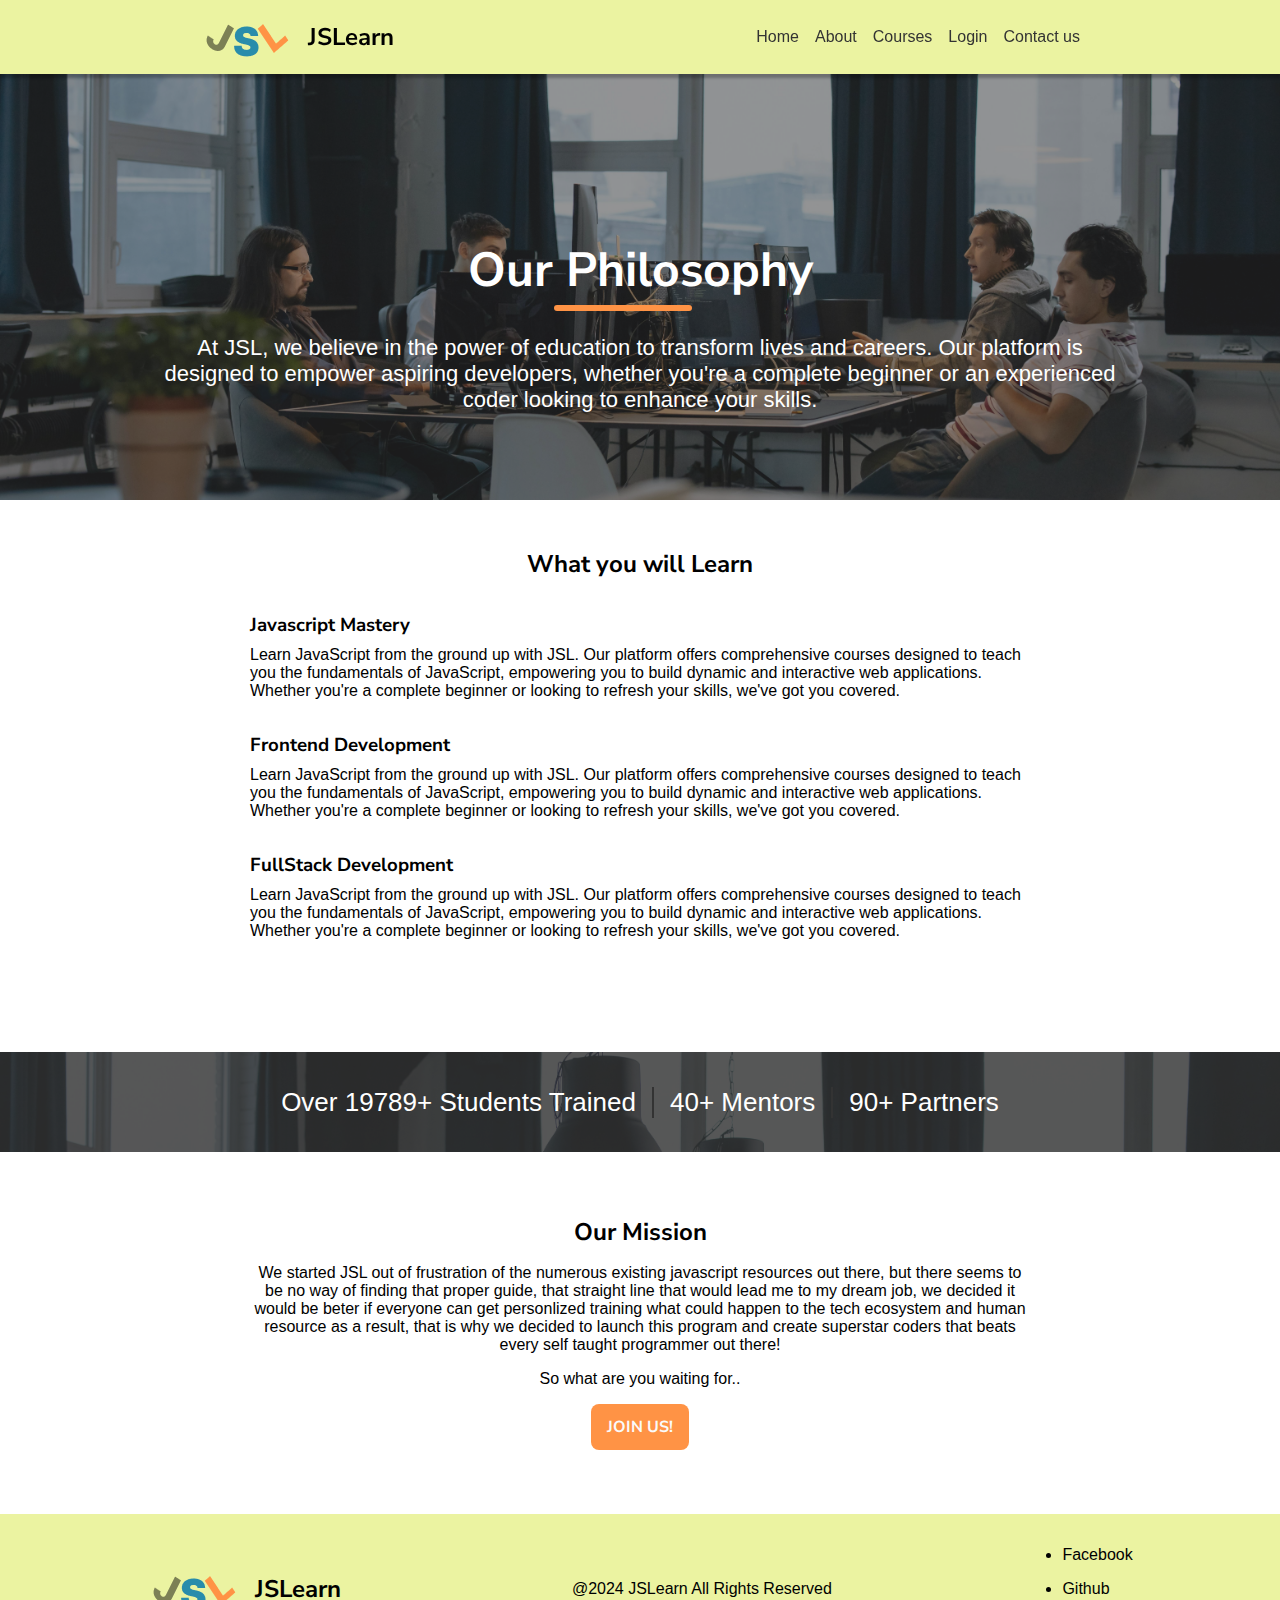
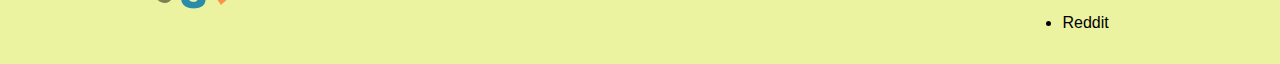
<file: pages/About.html>
<!DOCTYPE html>
<html lang="en">
<head>
    <meta charset="UTF-8">
    <meta name="viewport" content="width=device-width, initial-scale=1.0">
    <title>About</title>
    <link rel="stylesheet" href="../index.css">
    <link rel="stylesheet" href="./About.css">
    <link rel="preconnect" href="https://fonts.googleapis.com">
    <link rel="preconnect" href="https://fonts.gstatic.com" crossorigin>
    <link href="https://fonts.googleapis.com/css2?family=Nunito+Sans:ital,opsz,wght@0,6..12,200..1000;1,6..12,200..1000&display=swap" rel="stylesheet">
</head>
<body>
    <nav class="navigation_wrapper">
        <ul class="navigation_container">
            <li class="list_container">
                <img src="../assets/logo.png" alt="logo">
                <h2>JSLearn</h2>
            </li>
            <li class="list_container">
                <a href="/">
                    Home
                </a>
                <a href="About.html">
                    About
                </a>
                <a href="Courses.html">
                    Courses
                </a>
                <a href="Login.html">
                    Login
                </a>
                <a href="Contact.html">
                    Contact us
                </a>
            </li>
        </ul>
    </nav>
    <section class="hero_about">

        <h1 class="page_title underline">Our Philosophy</h1>
        <p class="Philosophy">
            At JSL, we believe in the power of education to transform lives and careers. Our platform is designed to empower aspiring developers, whether you're a complete beginner or an experienced coder looking to enhance your skills.
        </p>
    </section>
    <main>
       
      <h2>What you will Learn</h2>

     
      <article>
            <h3>Javascript Mastery</h3>

          <p>Learn JavaScript from the ground up with JSL. Our platform offers comprehensive courses designed to teach you the fundamentals of JavaScript, empowering you to build dynamic and interactive web applications. Whether you're a complete beginner or looking to refresh your skills, we've got you covered.</p>
    
      </article>
      <article>


            <h3>Frontend Development</h3>
          <p>Learn JavaScript from the ground up with JSL. Our platform offers comprehensive courses designed to teach you the fundamentals of JavaScript, empowering you to build dynamic and interactive web applications. Whether you're a complete beginner or looking to refresh your skills, we've got you covered.</p>

      </article>
      <article>


            <h3>FullStack Development</h3>
      

          <p>Learn JavaScript from the ground up with JSL. Our platform offers comprehensive courses designed to teach you the fundamentals of JavaScript, empowering you to build dynamic and interactive web applications. Whether you're a complete beginner or looking to refresh your skills, we've got you covered.</p>
         
      </article>

    </main>
    <div class="brag">
      <p>Over 19789+ Students Trained</p>
      <p>40+ Mentors</p>
      <p>90+ Partners</p>
    </div>
    <div class="mission">
      <h2>Our Mission</h2>
      <p>We started JSL out of frustration of the numerous existing javascript resources out there, but there seems to be no way of finding that proper guide, that straight line that would lead me to my dream job, we decided it would be beter if everyone can get personlized training what could happen to the tech ecosystem and human resource as a result, that is why we decided to launch this program and create superstar coders that beats every self taught programmer out there!</p>
  <p>So what are you waiting for..</p>
      <a class="primary-btn join" href="./Login.html">Join Us!</a> 
  </div>
  <footer>
    <div class="logo">
        <img src="/assets/logo.png" alt="logo">
        <h2>JSLearn</h2>
    </div>
    <p>@2024 JSLearn All Rights Reserved</p>
    <div>
        <ul class="socials">
            <li><a>Facebook</a></li>
            <li><a>Github</a></li>
            <li><a>Reddit</a></li>
        </ul>
    </div>
</footer>
</body>
</html>
</file>
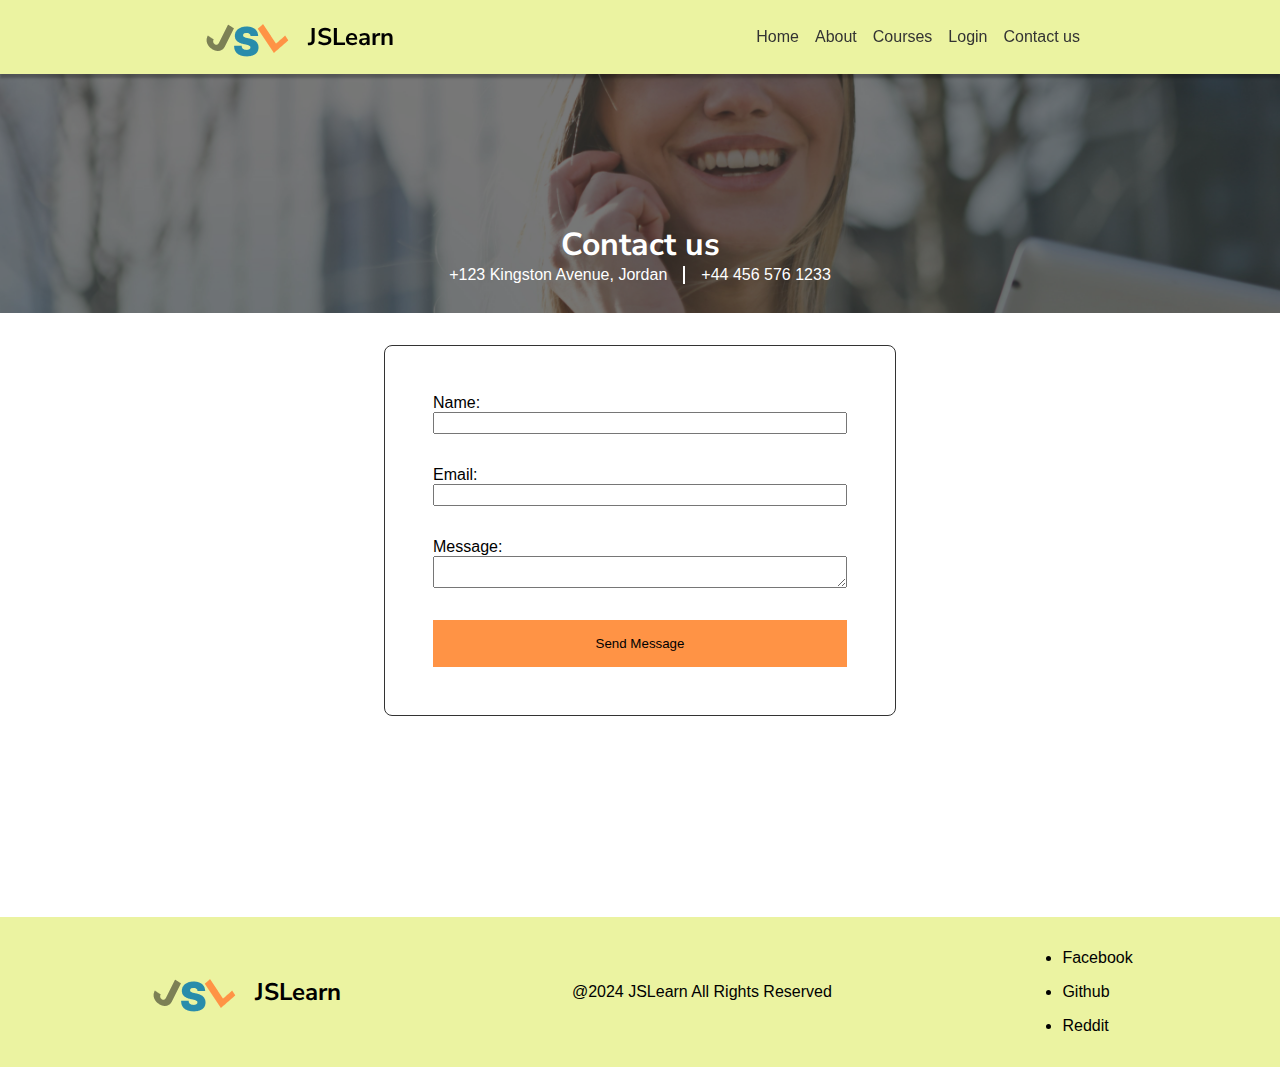
<file: pages/Contact.html>
<!DOCTYPE html>
<html lang="en">
<head>
    <meta charset="UTF-8">
    <meta name="viewport" content="width=device-width, initial-scale=1.0">
    <link rel="stylesheet" href="Contact.css">
    <link rel="stylesheet" href="../index.css">
    <link rel="preconnect" href="https://fonts.googleapis.com">
    <link rel="preconnect" href="https://fonts.gstatic.com" crossorigin>
    <link href="https://fonts.googleapis.com/css2?family=Nunito+Sans:ital,opsz,wght@0,6..12,200..1000;1,6..12,200..1000&display=swap" rel="stylesheet">
    <title>Contact</title>

</head>
<body>
    <nav class="navigation_wrapper">
        <ul class="navigation_container">
            <li class="list_container">
                <img src="../assets/logo.png" alt="logo">
                <h2>JSLearn</h2>
            </li>
            <li class="list_container">
                <a href="/">
                    Home
                </a>
                <a href="About.html">
                    About
                </a>
                <a href="Courses.html">
                    Courses
                </a>
                <a href="Login.html">
                    Login
                </a>
                <a href="Contact.html">
                    Contact us
                </a>
            </li>
        </ul>
    </nav>
    <h1>Get In Touch</h1>
<main class="contact-container">
    <section class="header">

        <h1 class="contact-header">Contact us</h1>
            
            <div class="contact-information">
                <p>+123 Kingston Avenue, Jordan</p>
                <p>+44 456 576 1233</p>
            </div>
    </section>
    <form class="contact-form">
        <fieldset>

            <label for="username">Name:</label>
            <input type="text" name="name" id="username">
        </fieldset>
        <fieldset>

            <label for="email">Email:</label>
            <input type="text" name="name" id="username">
        </fieldset>
        <fieldset>

            <label for="message">Message:</label>
            <textarea  name="message" id="username"></textarea>
        </fieldset>
        <button>Send Message</button>


    </form>
</main>
<footer>
    <div class="logo">
        <img src="../assets/logo.png" alt="logo">
        <h2>JSLearn</h2>
    </div>
    <p>@2024 JSLearn All Rights Reserved</p>
    <div>
        <ul class="socials">
            <li><a>Facebook</a></li>
            <li><a>Github</a></li>
            <li><a>Reddit</a></li>
        </ul>
    </div>
</footer>
</body>
</html>
</file>
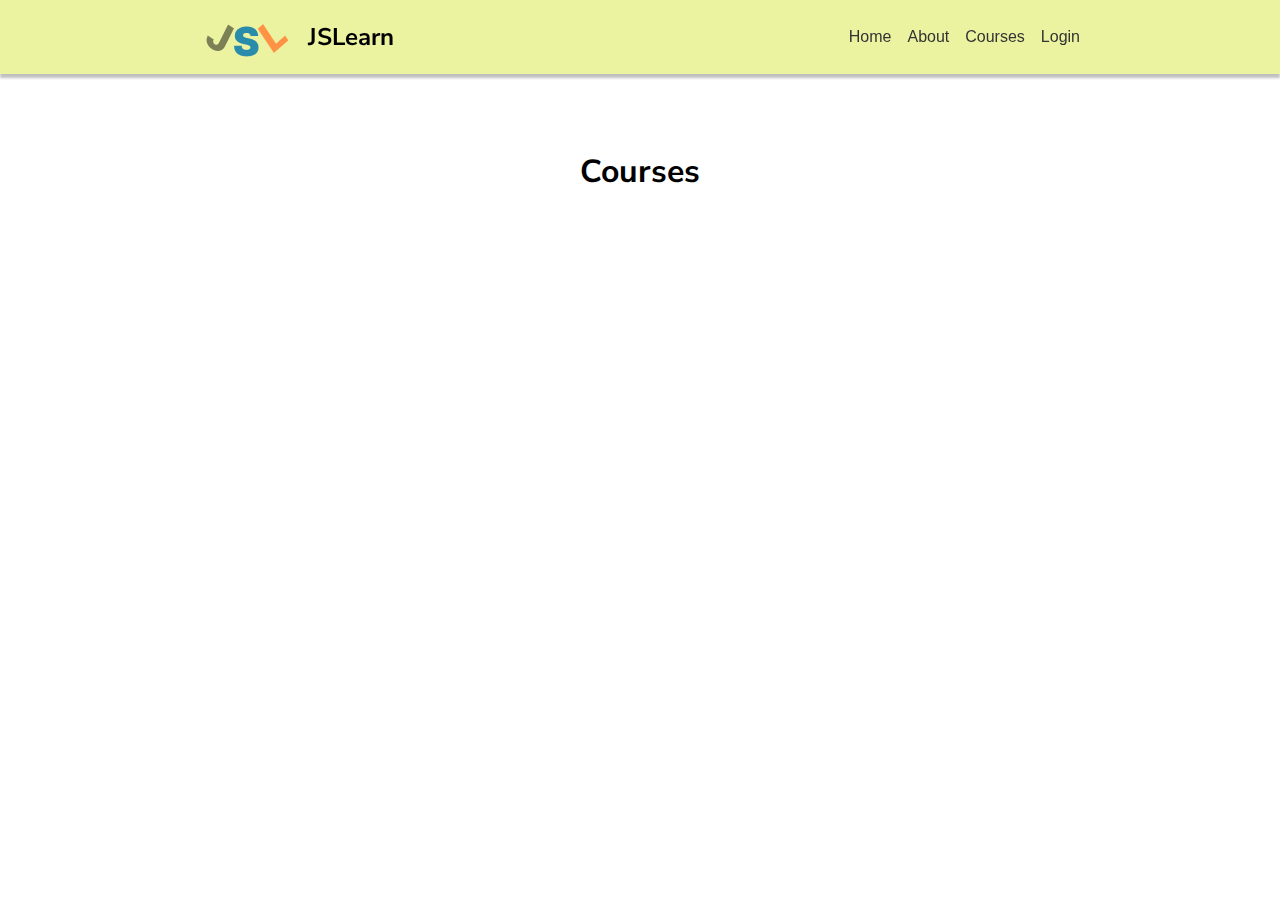
<file: pages/Courses.html>
<!DOCTYPE html>
<html lang="en">
<head>
    <meta charset="UTF-8">
    <meta name="viewport" content="width=device-width, initial-scale=1.0">
    <link rel="stylesheet" href="../index.css"/>
    <link rel="preconnect" href="https://fonts.googleapis.com">
    <link rel="preconnect" href="https://fonts.gstatic.com" crossorigin>
    <link href="https://fonts.googleapis.com/css2?family=Nunito+Sans:ital,opsz,wght@0,6..12,200..1000;1,6..12,200..1000&display=swap" rel="stylesheet">
    <title>Courses</title>
</head>
<body>
    <nav class="navigation_wrapper">
        <ul class="navigation_container">
            <li class="list_container">
                <img src="../assets/logo.png" alt="logo">
                <h2>JSLearn</h2>
            </li>
            <li class="list_container">
                <a href="/">
                    Home
                </a>
                <a href="About.html">
                    About
                </a>
                <a href="Courses.html">
                    Courses
                </a>
                <a href="Login.html">
                    Login
                </a>
            </li>
        </ul>
    </nav>
    <section >

        <h1>Courses</h1>
    </section>
</body>
</html>
</file>
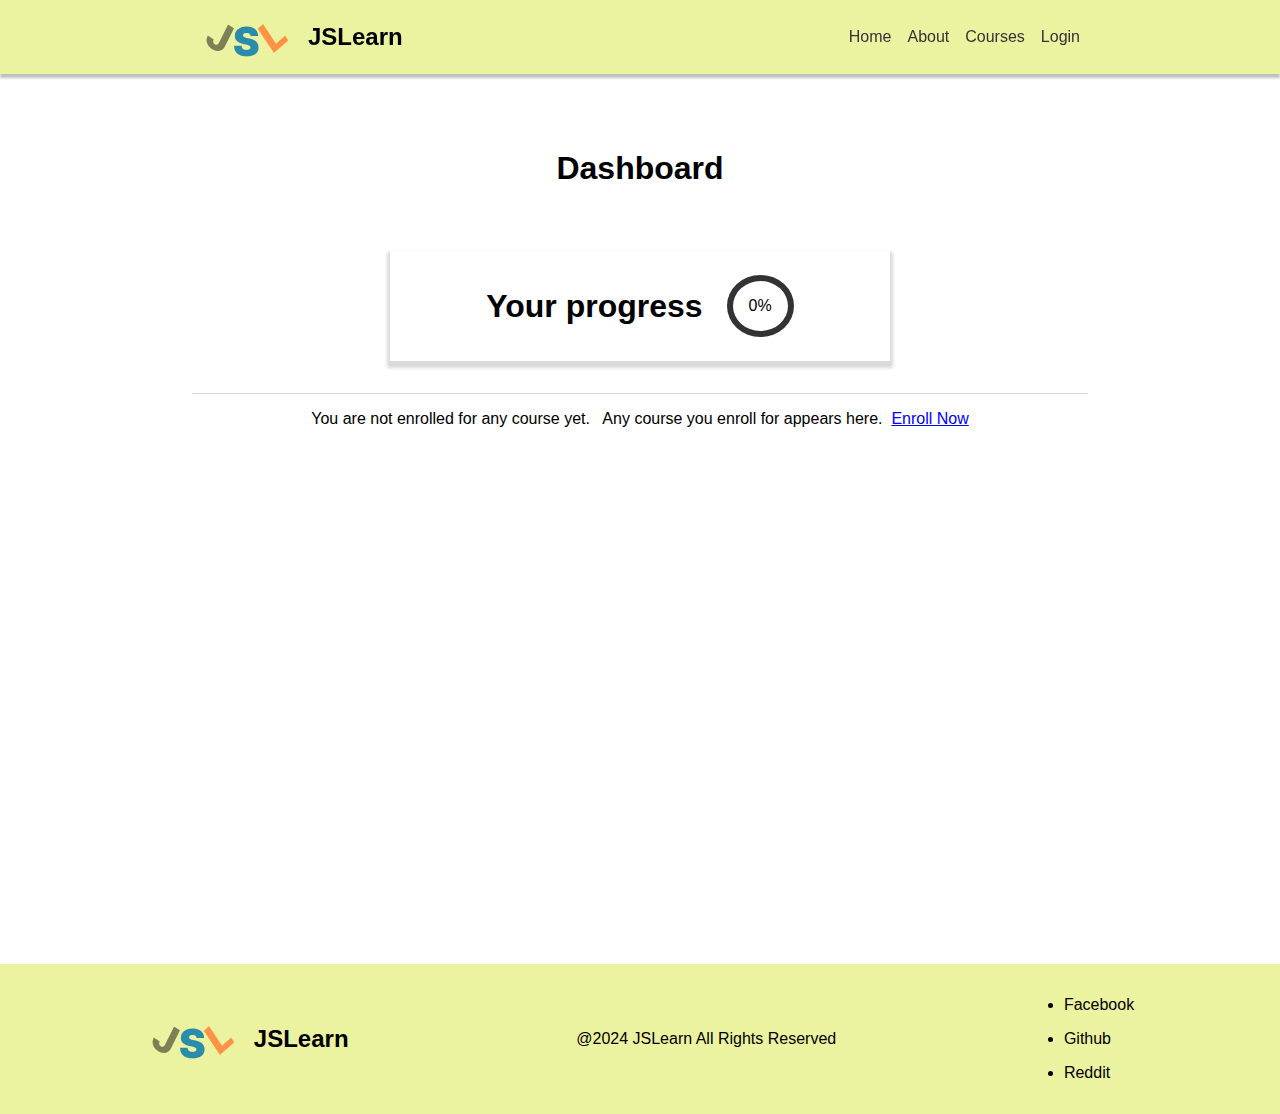
<file: pages/Dashboard.html>
<!DOCTYPE html>
<html lang="en">
<head>
    <meta charset="UTF-8">
    <meta name="viewport" content="width=device-width, initial-scale=1.0">
    <link rel="stylesheet" href="../index.css">
    <link rel="stylesheet" href="Dashboard.css">
    <title>Document</title>
</head>
<body>
    <nav class="navigation_wrapper">
        <ul class="navigation_container">
            <li class="list_container">
                <img src="../assets/logo.png" alt="logo">
                <h2>JSLearn</h2>
            </li>
            <li class="list_container">
                <a href="/">
                    Home
                </a>
                <a href="./About.html">
                    About
                </a>
                <a href="./Courses.html">
                    Courses
                </a>
                <a href="./Login.html">
                    Login
                </a>
                
            </li>
        </ul>
    </nav>
    <section class="dashboard_container">

        <h1 class="dash_title">Dashboard</h1>

        <div class="progress">

            <h1>Your progress</h1>
  
            <div >

                <span>0%</span>
            </div>
        </div>
       <div class="courses">
        <p>You are not enrolled for any course yet. &nbsp; Any course you enroll for appears here. &nbsp;<a href="/pages/Courses.html">Enroll Now</a></p>
       </div>

        <a href="/pages/Courses.html">Enroll for a course</a>
    </section>

    <footer>
        <div class="logo">
            <img src="/assets/logo.png" alt="logo">
            <h2>JSLearn</h2>
        </div>
        <p>@2024 JSLearn All Rights Reserved</p>
        <div>
            <ul class="socials">
                <li><a>Facebook</a></li>
                <li><a>Github</a></li>
                <li><a>Reddit</a></li>
            </ul>
        </div>
    </footer>
</body>
</html>
</file>
<file: index.css>
:root{
    --green: #7C8055;
    --blue: #298CAB;
    --orange: #FF9345;
}

@font-face {
    font-family: "Nunito Sans";
    src: url('https://fonts.googleapis.com/css2?family=Nunito+Sans:ital,opsz,wght@0,6..12,200..1000;1,6..12,200..1000&display=swap');
}
* {
    box-sizing: border-box;
    font-family: "Nunito Sans",'Gill Sans', 'Gill Sans MT', Calibri, 'Trebuchet MS', sans-serif;
    padding: 0px;
    margin: 0px;
}    
button{
    outline: none;
    border: none;
    padding: 16px;
    cursor:pointer;
}
a{
    color: white;
    text-decoration: none ;
    text-align: center;
}
.home_hero_images a{
    background-color: var(--orange);
    padding: 16px;
    border-radius: 8px;
}

body{

    padding: 0px;
    margin: 0px;
    min-height: 100vh;
}


.navigation_wrapper{
    position: fixed;
    box-shadow: 0px 4px 2.5px 0px rgb(0, 0, 0, 25%);
    width: 100%;
    z-index: 9999;
    background-color: #ebf3a1;
}

.navigation_container{
    display: flex;
    align-items: center;

    justify-content: space-between;
    list-style: none;
    padding: 8px;
    padding-inline: 200px;
}

.list_container{
    display: flex;
    gap:16px;
    align-items: center;
}

.list_container a {
    font-size: 16px;
    color: #333;
    text-decoration: none;
}

section{
    display: flex;
    justify-content: center;
    align-items: center;
    flex-direction: column;
    padding-top:150px;
    /* min-height: 100vh; */
    /* padding-inline: 200px; */
    /* color: blue; */
}
/* Home HERO */
.home_hero{
    display: flex;
    flex-direction: column;
    justify-content: center;
    text-align: center;
    gap: 24px;
    /* background-color: var(--green); */
}
.home_hero_images{
    /* width: 500px; */
    display: flex;
    flex-direction: column;
    align-items: center;
}
.primary-btn{
    background-color: var(--orange);
    border-radius: 8px;
    text-transform: uppercase;
    color: rgb(250, 250, 250);
    font-weight: 700;
}
.home_hero_images img{
    width: 500px;
}

.home_how{
    display: flex;
    flex-direction: column;
    align-items: center;

}
.title{
    padding-top: 32px;
    border-top: 1px solid #333;
    width: 80%;
    text-align: center;
    margin-bottom: 64px;
}

.works_process{
    display: flex;
    width: 100%;
    gap: 32px;
    justify-content:center;
    align-items: center;
    
}

.works_process article {
width: 400px;
height: 400px;
    text-align: center;
    display: flex;
    flex-direction: column;
    align-items: center;
    justify-content: center;
    gap: 16px;
    border: 1px solid #333;
    border-radius: 4px;
}

.works_process p {
    line-height: 150%;
}

/* .home_learn{
    display: ;
    
} */
.home_learn h1{}

.home_learn p{
    margin-bottom: 32px;
}
.home_learn article{
    display: flex;
    justify-content: space-around;
    align-items: center;
    gap:16px;
    font-size: 18px;

}

.home_learn img{
    width:500px;
}
.offerings_container{
    display: flex;
    flex-direction: column;
    align-items: c;
    gap:24px;
    margin-top:10px;
}

.offerings_container ul{
    display: flex;
    flex-direction: column;
    gap:24px;
    padding:8px;
}

.offerings_container a{
    background-color: var(--orange);
    text-align: center;
    color:white;
    width:40%;
    border-radius: 8px;
    padding: 16px;
}

.home_learn span{
    border: 2px solid var(--orange);
    padding:5px;
    border-radius: 50px;
}

.home_testimonials{
    display: flex;
    flex-direction: column;
    width: 100%;
    /* gap: 32px; */
}

.home_testimonials h1{
    margin-bottom: 0px;
}
.home_testimonials p{
    margin-bottom: 32px;
}

.testimonials{
    display: flex;
    justify-content: space-between;
    gap:32px;
    width: 100%;
    padding: 32px 120px;
    /* padding-inline: 120px; */
}


.testimonials article{
    /* border:1px solid var(--orange) */
    box-shadow: 2px 4px 2.5px 2px rgb(0, 0, 0, 25%);
    padding:32px;
    border-radius: 4px;
    width: 400px;
}

footer{
    display: flex;
    margin-top:64px;
    justify-content: space-around;
    background-color: #ebf3a1;
    padding:32px;
    align-items: center;
}

.logo{
    display: flex;
    align-items: center;
    gap:16px;
}

.socials{
    display: flex;
    flex-direction: column;
    gap: 16px;
}
.socials a {
    color:black;
    cursor:pointer;
}
.underline{
    position: relative;
 
}
.underline::before{
    content: "";
    position: absolute;
    width:40%;
    height: 6px;
    background-color: var(--orange);
    bottom: -8px;
    left: 25%;
    border-radius: 16px;
    /* border: 3px solid red; */
}
</file>
<file: pages/About.css>
main{
    padding: 48px 120px;
    display: flex;
    justify-content: center;
    align-items: center;
    padding-inline: 250px;
    flex-direction: column;
    gap: 32px;
}
.hero_about{
    background-image: url(../assets/pexels-cottonbro-studio-6803525.jpg);
    background-position: center;
    background-size: cover;
    height: 500px;
    position: relative;
    color: white;
}
.hero_about p {
    z-index: 99;
}
.hero_about::before{
    content: "";
    top: 0;
    position: absolute;
    background-color: #33333386;
    height: 100%;
    width: 100%;
}
.Philosophy{
    text-align: center;
    font-size: 22px;
    margin-top: 32px;
    padding-inline: 150px;
}
.brag{
    display: flex;
    justify-content: center;
    margin-top: 64px;
    position: relative;
    background-image: url(../assets/pexels-cottonbro-studio-6803525.jpg);
    background-size: cover;
    background-position: top;
    height: 100px;
    align-items: center;
    color: white;
}
.brag::before{
    content: "";
    position: absolute;
    top: 0;
    background-color: #333333d2;
    width: 100%;
    height: 100%;
    /* z-index: 0; */

}
.brag p {
    padding-inline: 16px;
    font-size: 26px;
    z-index: 99;
}
.brag p:first-of-type{
    border-right: 2px solid #333;
}
.brag p:nth-of-type(2){
    border-right: 2px solid #333;
}
.page_title{
    font-size: 48px;
}

main article{
    display: flex;
    flex-direction: column;
    gap: 8px;
}

.mission{
    display: flex;
    flex-direction: column;
    align-items: center;
    text-align: center;
    gap: 16px;
    margin-top: 64px;
    padding-inline:250px;
}
.join{
    padding: 12px 16px;
    cursor: pointer;
}
</file>
<file: pages/Contact.css>
.contact-container{
    display: flex;
    justify-content: flex-start;
    align-items: center;
    flex-direction: column;
    /* padding-top:150px; */
    gap:32px;
    min-height: 90vh; 
}

.header{
    /* background-color: red; */
    background: url(../assets/pexels-andrea-piacquadio-789822.jpg);
    margin-top: 0;
    width: 100%;
    height: 30vh;
    background-size: cover;
    background-position: center;
    position: relative;
    color: white;
    /* padding: 64px ; */
}


.header::after{
    content: "";
    position: absolute;
    top: 0;
    background-color: #292929a2;
    width: 100%;
    height: 100%;
}

.header p, h1{
    z-index: 99;
}

.contact-information{
    display:  flex;
    justify-content: center;
    /* gap: 8px; */
}
.contact-information p{
    padding-inline: 16px;
}
.contact-information :first-child{
    border-right: 2px solid #ffffff;
}

.contact-form{
    display: flex;
    width:40%;
    flex-direction: column;
    gap: 32px;
    border: 1px solid #333;
    padding: 48px;
    border-radius: 8px;
    }

.contact-form fieldset{
    display: flex;
    flex-direction: column;
    border: none;
}
.contact-form fieldset input{
   /* padding: 16px; */
   font-size: 16px;
}

.contact-form button{
    background-color: #FF9345;
}
</file>
<file: pages/Dashboard.css>
.dashboard_container{
    justify-content: start;
    min-height: 100vh;

}

.dash_title{
    margin-bottom: 64px;
}

.progress{
    display: flex;
    align-items: center; 
    justify-content: center;
    gap:24px;
    box-shadow: 0px 4px 3px 3px rgba(0, 0, 0, 0.144);
    width: 500px;
    padding: 24px;
    font-weight: 100;
    margin-bottom: 32px;
}

.progress span{
    border: 6px solid #333;
    border-radius: 50%;
    /* height: 5cap; */
    /* width: 50px; */
    display: inline-block;
    padding: 16px;
}

.courses{
    display: flex;
    flex-direction: column;
    justify-content: center;
    align-items: center;
    border-top: 1px solid #dbdbdb;
    width: 70%;
    
}

.courses p {
    margin-top: 16px; 

}
.courses a {
    color: blue;
    text-decoration: underline;
}
</file>
